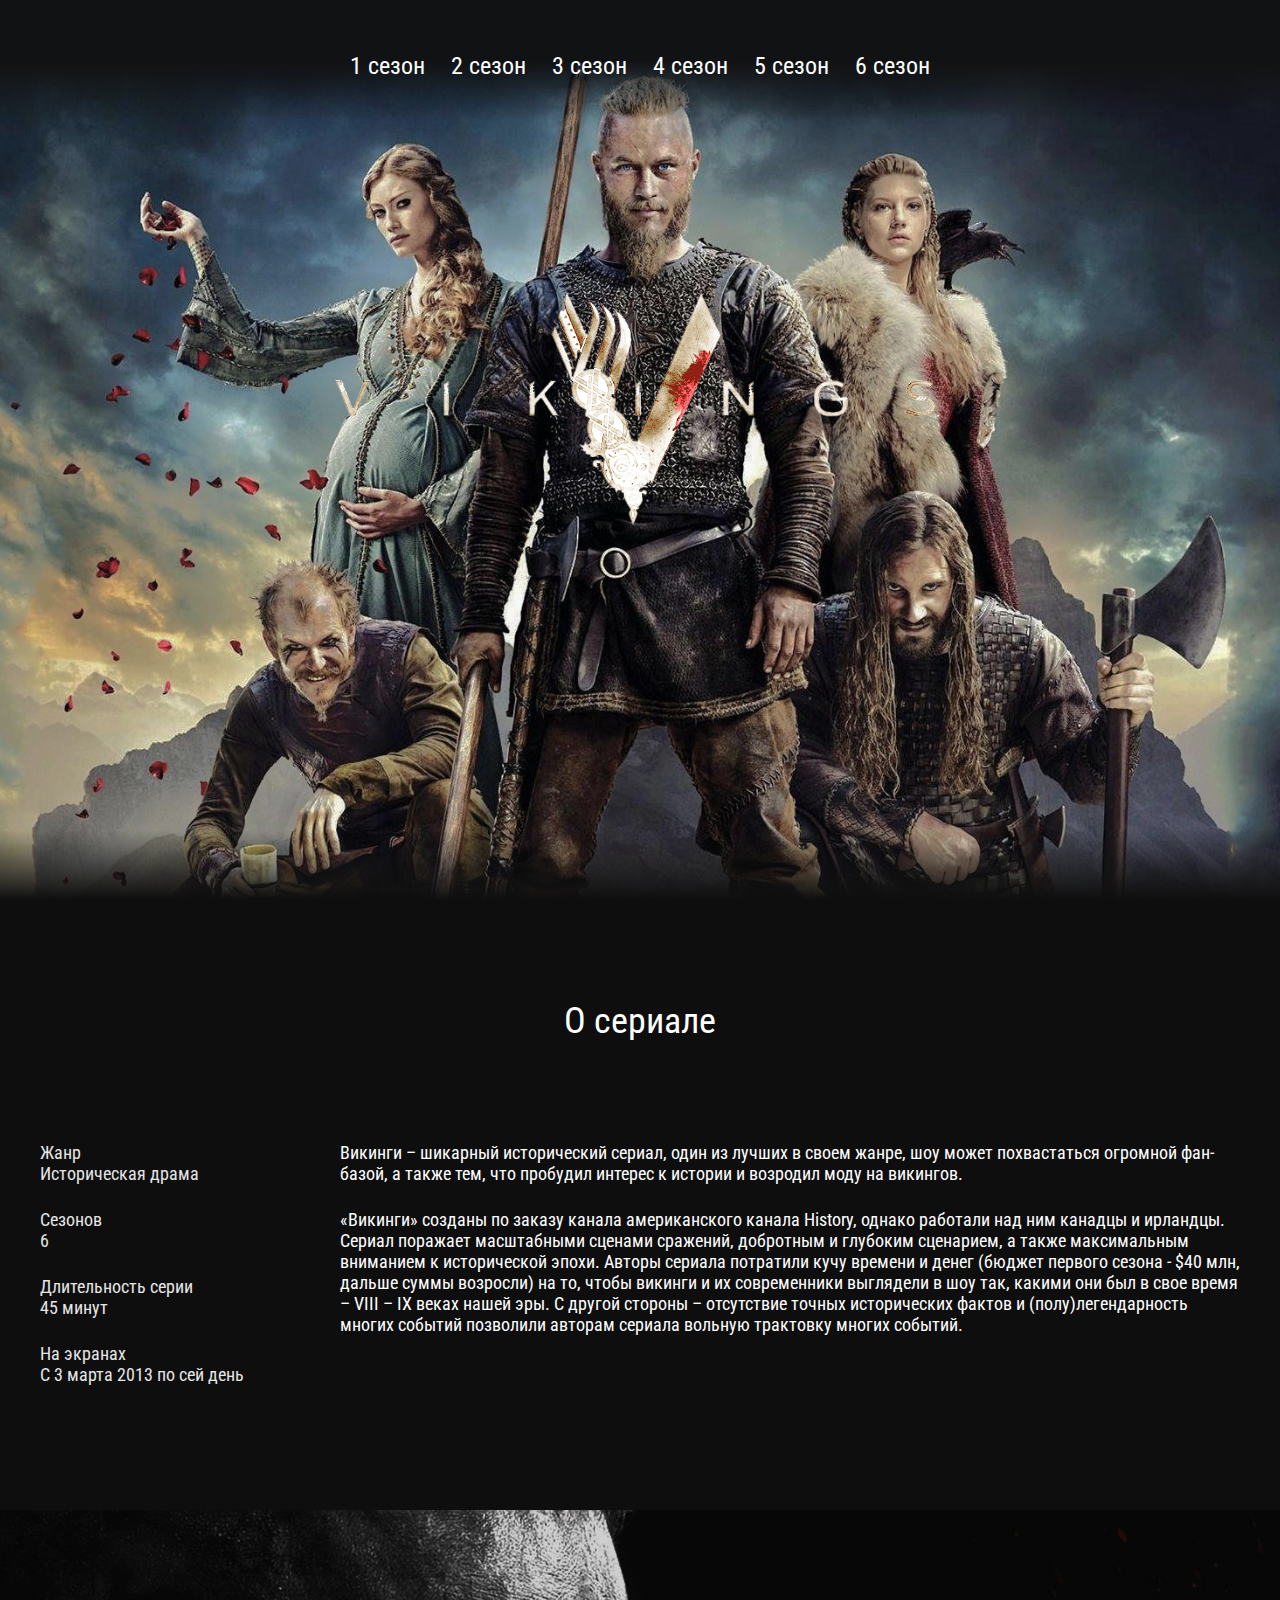
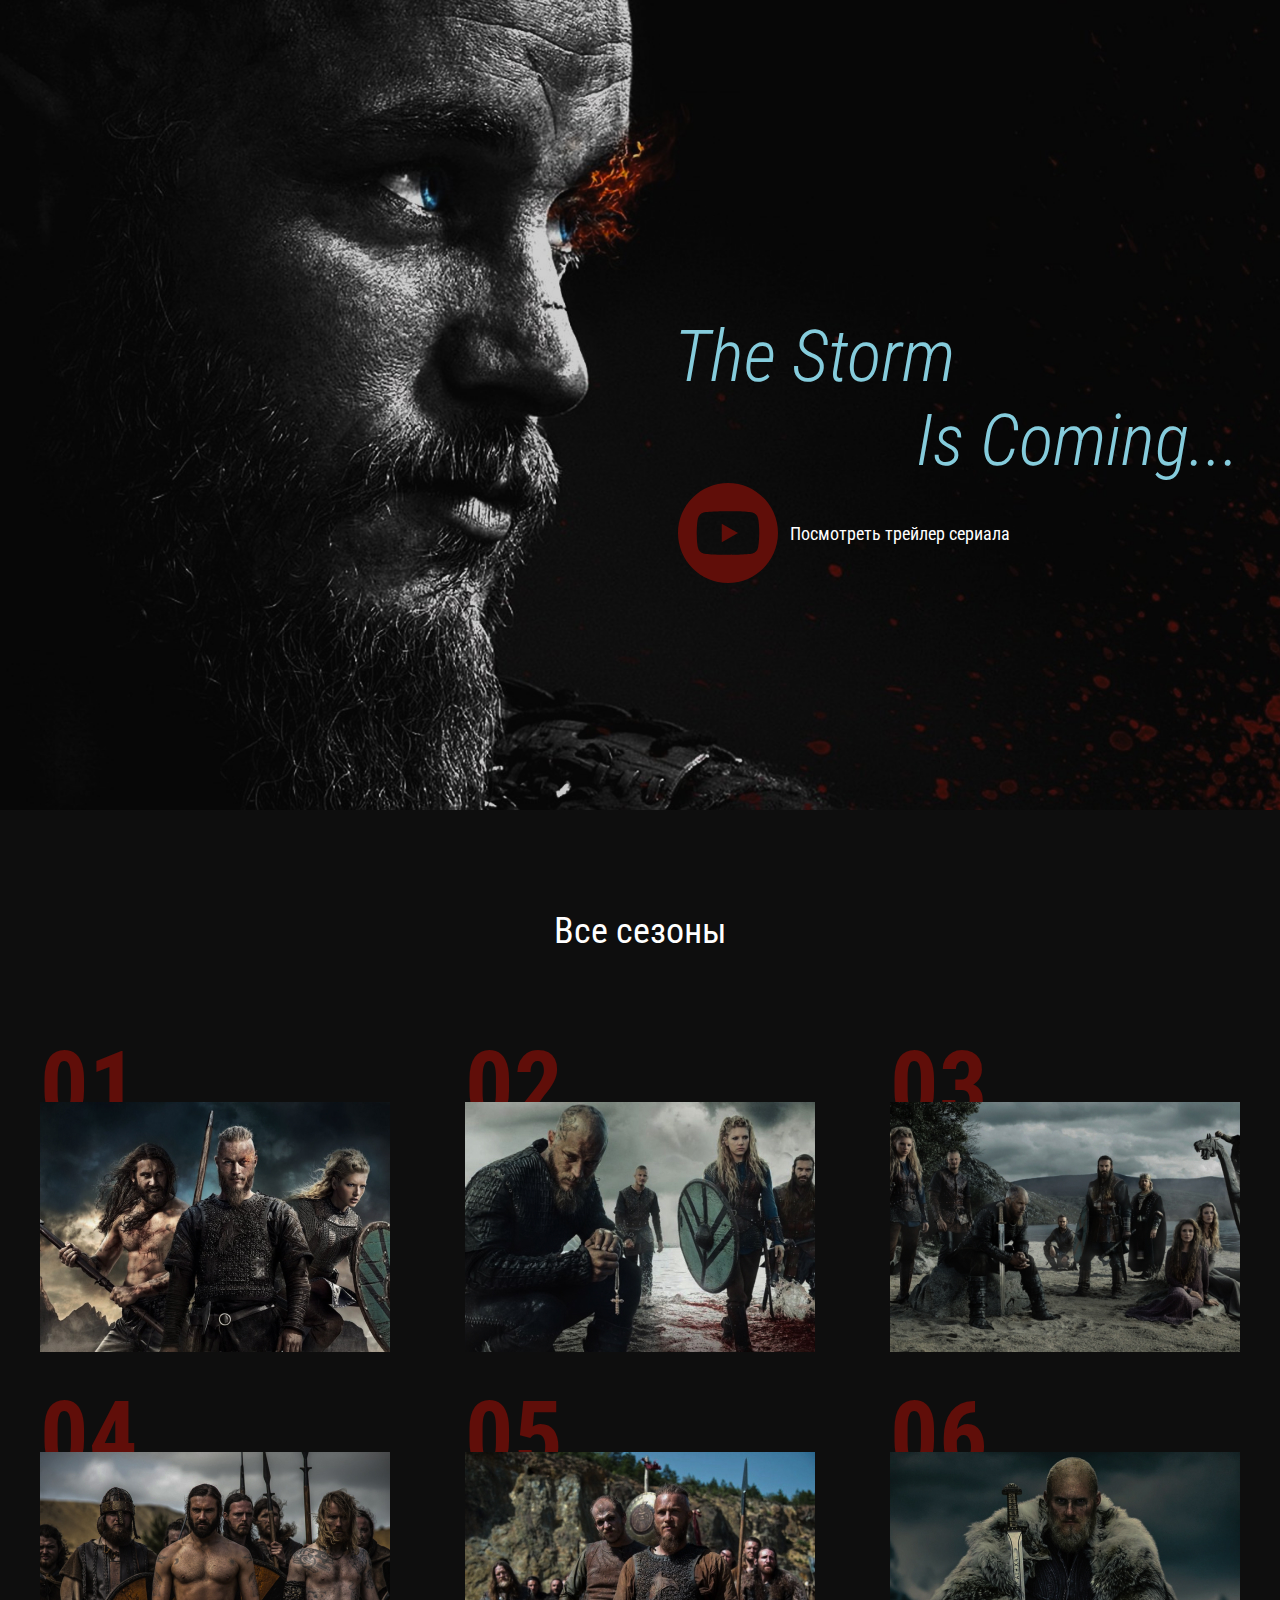
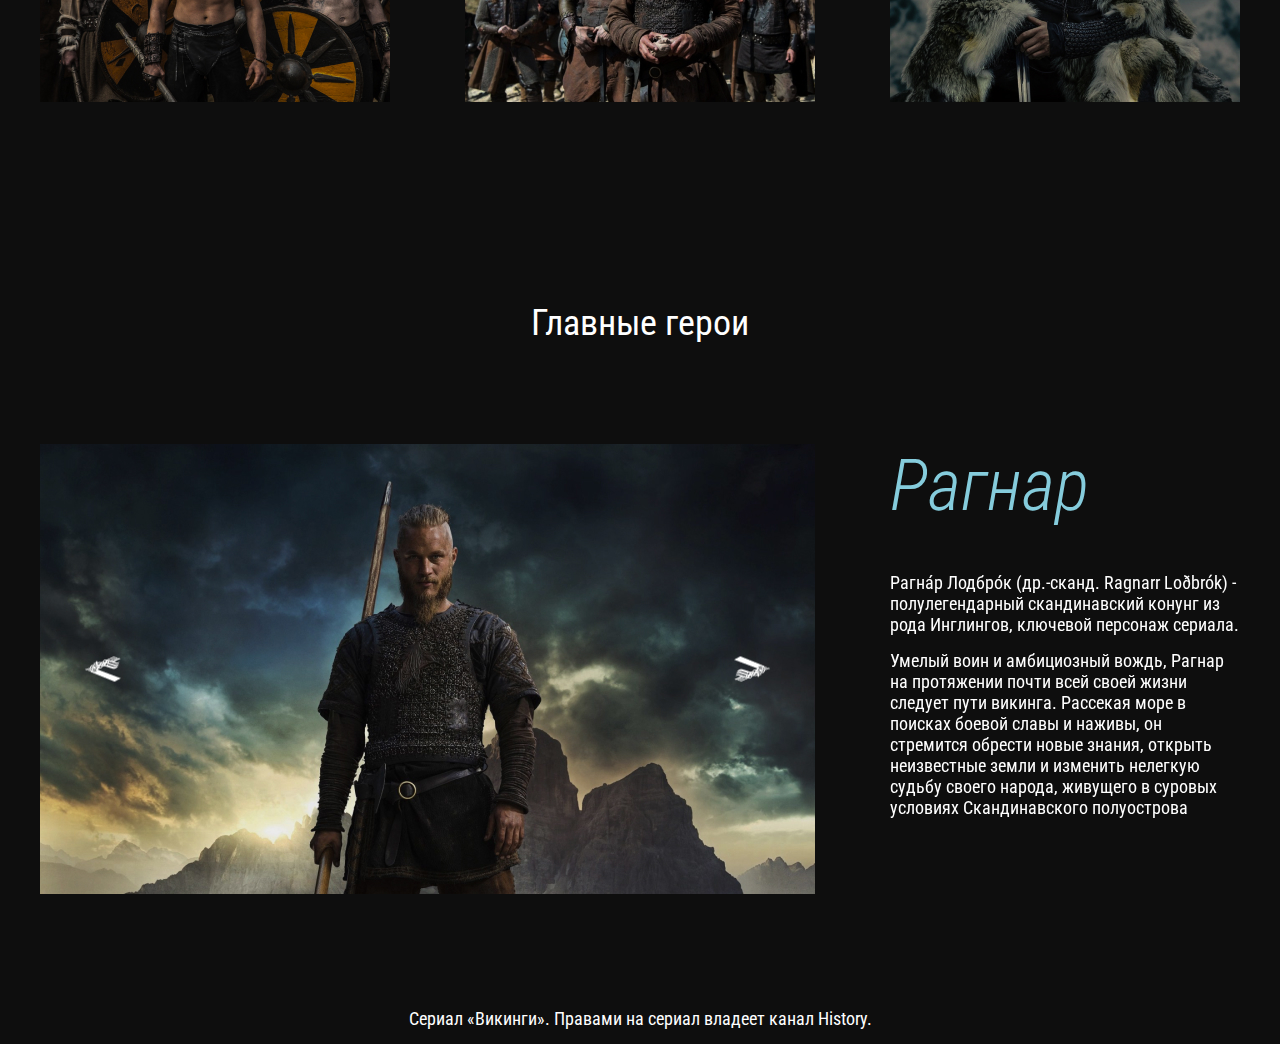
<file: all/index.html>
<!DOCTYPE html>
<html lang="ru">
  <head>
    <meta charset="UTF-8" />
    <meta http-equiv="X-UA-Compatible" content="IE=edge" />
    <meta name="viewport" content="width=device-width, initial-scale=1.0" />
    <title>Vikings</title>
    <link rel="preconnect" href="https://fonts.googleapis.com" />
    <link rel="preconnect" href="https://fonts.gstatic.com" crossorigin />
    <link
      href="https://fonts.googleapis.com/css2?family=Roboto+Condensed:ital,wght@0,400;0,700;1,300&display=swap"
      rel="stylesheet"
    />
    <link rel="stylesheet" href="css/reset.css"/>
    <link rel="stylesheet" href="css/slick.css"/>
    <link rel="stylesheet" href="css/jquery.fancybox.css"/>
    <link rel="stylesheet" href="css/main.css"/>
  </head>
  <body>
    <!-- header start -->
    <header class="header">
      <nav class="menu">
				<button class="menu__btn">
					<span></span>
				</button>
        <ul class="menu__list">
          <li class="menu__list-item">
            <a class="menu__list-link" href="season-1.html">1 сезон</a>
          </li>
          <li class="menu__list-item">
            <a class="menu__list-link">2 сезон</a>
          </li>
          <li class="menu__list-item">
            <a class="menu__list-link" href="#">3 сезон</a>
          </li>
          <li class="menu__list-item">
            <a class="menu__list-link" href="#">4 сезон</a>
          </li>
          <li class="menu__list-item">
            <a class="menu__list-link" href="#">5 сезон</a>
          </li>
          <li class="menu__list-item">
            <a class="menu__list-link" href="#">6 сезон</a>
          </li>
        </ul>
      </nav>
      <div class="logo">
        <img src="img/png/logo.png" alt="logo" class="logo__img" />
      </div>
    </header>
    <!-- header end -->

    <!-- about start -->
     <section class="about section-page"> 
      <div class="container">
        <h3 class="title">О сериале</h3>
        <div class="about__inner">
          <ul class="about-info">
            <li class="about__info-item">
              Жанр
              <span>Историческая драма</span>
            </li>
            <li class="about__info-item">
              Сезонов
              <span>6</span>
            </li>
            <li class="about__info-item">
              Длительность серии
              <span>45 минут</span>
            </li>
            <li class="about__info-item">
              На экранах
              <span>С 3 марта 2013 по сей день</span>
            </li>
          </ul>
          <div class="about__text">
            <p>
              Викинги – шикарный исторический сериал, один из лучших в своем
              жанре, шоу может похвастаться огромной фан-базой, а также тем, что
              пробудил интерес к истории и возродил моду на викингов.
            </p>
            <p>
              «Викинги» созданы по заказу канала американского канала History,
              однако работали над ним канадцы и ирландцы. Сериал поражает
              масштабными сценами сражений, добротным и глубоким сценарием, а
              также максимальным вниманием к исторической эпохи. Авторы сериала
              потратили кучу времени и денег (бюджет первого сезона - $40 млн,
              дальше суммы возросли) на то, чтобы викинги и их современники
              выглядели в шоу так, какими они был в свое время – VIII – IX веках
              нашей эры. С другой стороны – отсутствие точных исторических
              фактов и (полу)легендарность многих событий позволили авторам
              сериала вольную трактовку многих событий.
            </p>
          </div>
        </div>
      </div>
    </section>
  <!--about end-->  


     <!-- video start -->
     <section class="video">
      <div class="container">
        <h3 class="video__text">
          <span>The Storm </span>
          Is Coming...
        </h3>
        <a class="video__btn" data-fancybox href="https://www.youtube.com/watch?v=9GgxinPwAGc">Посмотреть трейлер сериала</a>
      </div>
    </section>
    <!-- video end -->

    <!-- seasons start -->
    <section class="seasons section-page">
      <div class="container">
        <h3 class="title">Все сезоны</h3>
        <ol class="seasons__inner">
          <li class="seasons__item" style="background-image: url(img/jpg/seasons-img1.jpg)">
            <a href="season-1.html" class="seasons__link">Смотреть</a>
          </li>
          <li class="seasons__item" style="background-image: url(img/jpg/seasons-img2.jpg)">
            <a href="season-2.html" class="seasons__link">Смотреть</a>
          </li>
          <li class="seasons__item"
            style="background-image: url(img/jpg/seasons-img3.jpg)">
            <a href="#" class="seasons__link">Смотреть</a>
          </li>
          <li class="seasons__item" style="background-image: url(img/jpg/seasons-img4.jpg)">
            <a href="#" class="seasons__link">Смотреть</a>
          </li>
          <li class="seasons__item" style="background-image: url(img/jpg/seasons-img5.jpg)">
            <a href="#" class="seasons__link">Смотреть</a>
          </li>
          <li class="seasons__item" style="background-image: url(img/jpg/seasons-img6.jpg)">
            <a href="#" class="seasons__link">Смотреть</a>
          </li>
        </ol>
      </div>
    </section> 
    <!-- seasons end -->

    <!-- heroes start -->
			<section class="heroes section-page">
      <div class="container">
        <h3 class="title">Главные герои</h3>
        <div class="heroes__inner">
          <div class="heroes__slider-img">
            <img
              class="heroes__images"
              src="img/jpg/heroes1.jpg"
              alt="heroes1"
            />
            <img
              class="heroes__images"
              src="img/jpg/heroes1.jpg"
              alt="heroes1"
            />
            <img
              class="heroes__images"
              src="img/jpg/heroes1.jpg"
              alt="heroes1"
            />
          </div>
          <div class="heroes__slider-text">
            <div class="heroes__text">
							<h4 class="heroes__name">Рагнар</h4>
              <p>
                Рагна́р Лодбро́к (др.-сканд. Ragnarr Loðbrók) - полулегендарный
                скандинавский конунг из рода Инглингов, ключевой персонаж
                сериала.
              </p>
              <p>Умелый воин и амбициозный вождь, Рагнар на протяжении
                почти всей своей жизни следует пути викинга. Рассекая море в
                поисках боевой славы и наживы, он стремится обрести новые
                знания, открыть неизвестные земли и изменить нелегкую судьбу
                своего народа, живущего в суровых условиях Скандинавского
                полуострова
							</p>
            </div>
            <div class="heroes__text">
							<h4 class="heroes__name">Рагнар</h4>
              <p>
                Рагна́р Лодбро́к (др.-сканд. Ragnarr Loðbrók) - полулегендарный
                скандинавский конунг из рода Инглингов, ключевой персонаж
                сериала.
              </p>
              <p>Умелый воин и амбициозный вождь, Рагнар на протяжении
                почти всей своей жизни следует пути викинга. Рассекая море в
                поисках боевой славы и наживы, он стремится обрести новые
                знания, открыть неизвестные земли и изменить нелегкую судьбу
                своего народа, живущего в суровых условиях Скандинавского
                полуострова
							</p>
            </div>
            <div class="heroes__text">
							<h4 class="heroes__name">Рагнар</h4>
              <p>
                Рагна́р Лодбро́к (др.-сканд. Ragnarr Loðbrók) - полулегендарный
                скандинавский конунг из рода Инглингов, ключевой персонаж
                сериала.
              </p>
              <p>Умелый воин и амбициозный вождь, Рагнар на протяжении
                почти всей своей жизни следует пути викинга. Рассекая море в
                поисках боевой славы и наживы, он стремится обрести новые
                знания, открыть неизвестные земли и изменить нелегкую судьбу
                своего народа, живущего в суровых условиях Скандинавского
                полуострова
							</p>
            </div>
          </div>
        </div>
      </div>
    </section> 
    <!-- heroes end -->
		<!-- footer start -->
		 <footer class="footer">
			<div class="container">
				<p class="copy">Сериал «Викинги». Правами на сериал владеет канал History.</p>
			</div>
		</footer>  
		<!-- footer end -->

    <script src="https://ajax.googleapis.com/ajax/libs/jquery/3.4.1/jquery.min.js"></script>
    <script src="js/slick.min.js"></script>
    <script src="js/jquery.fancybox.min.js"></script>
    <script src="js/add.js"></script>
  </body>
</html>
</file>
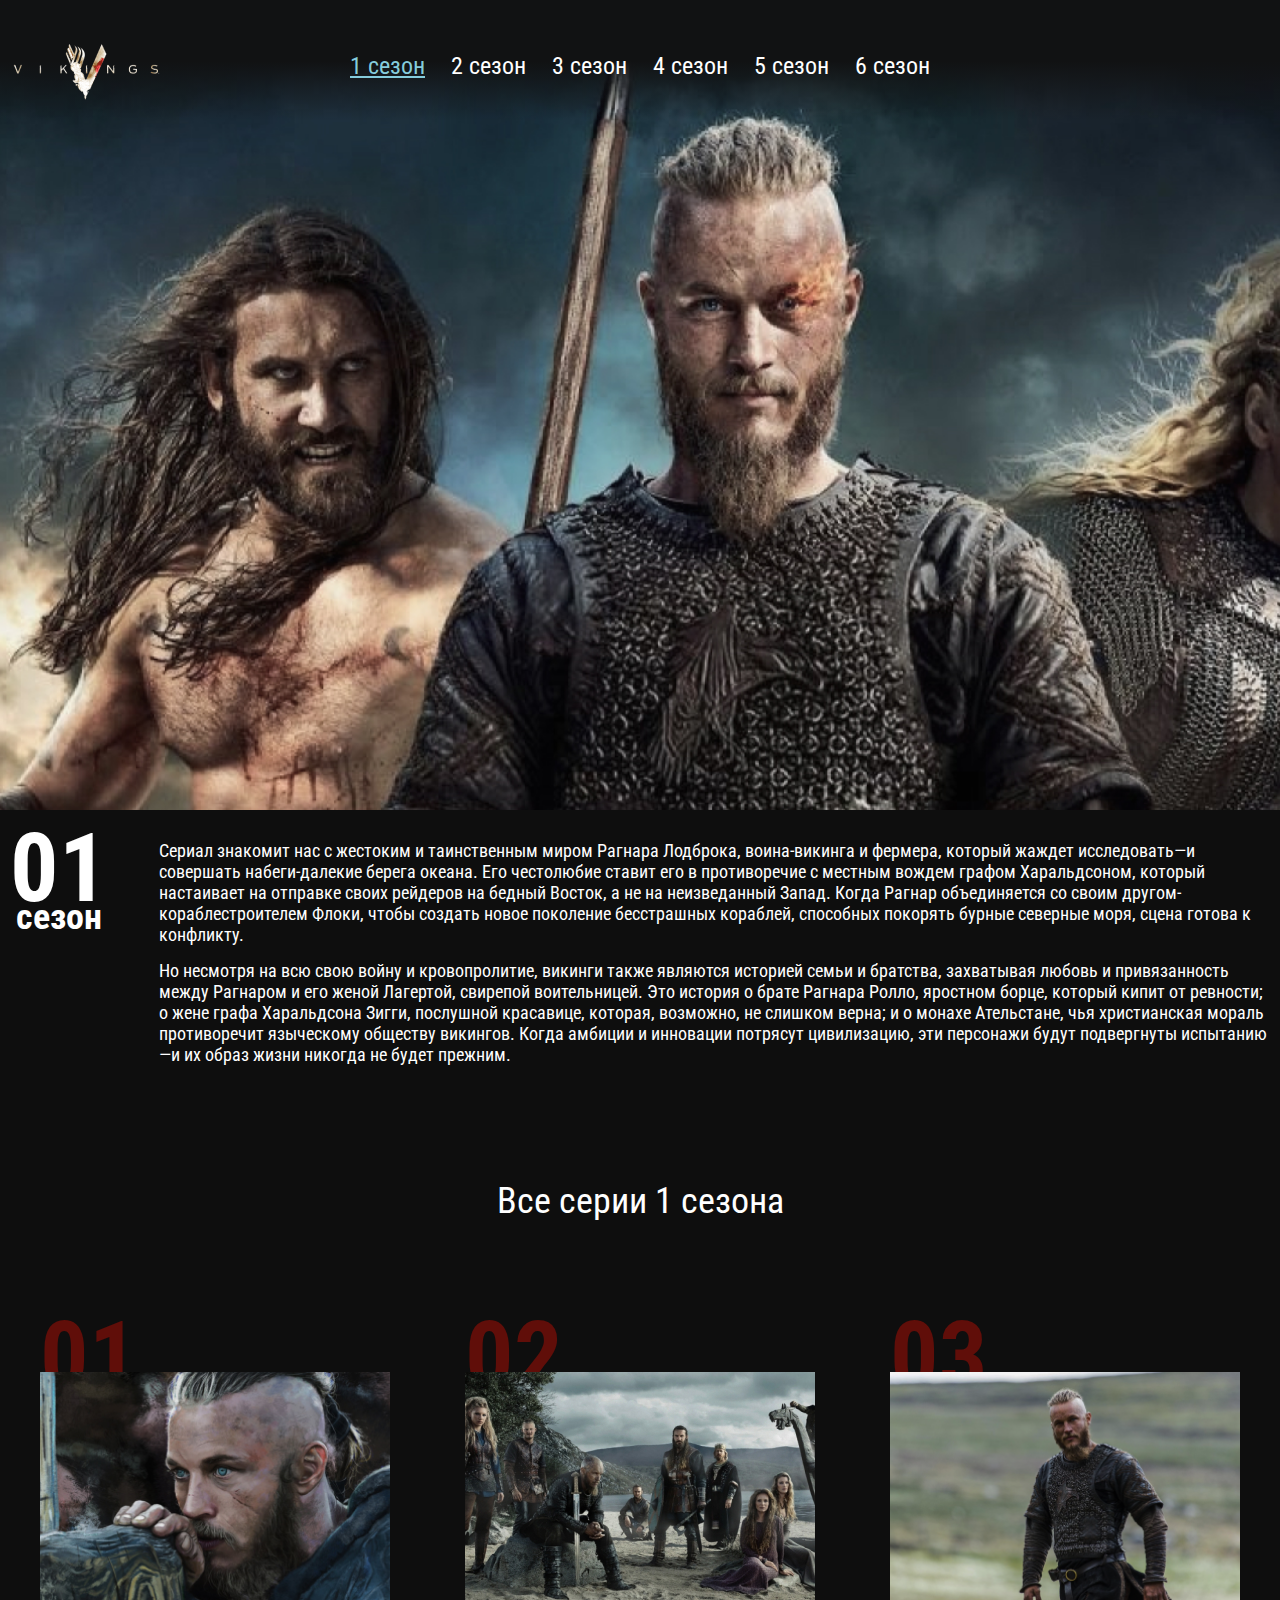
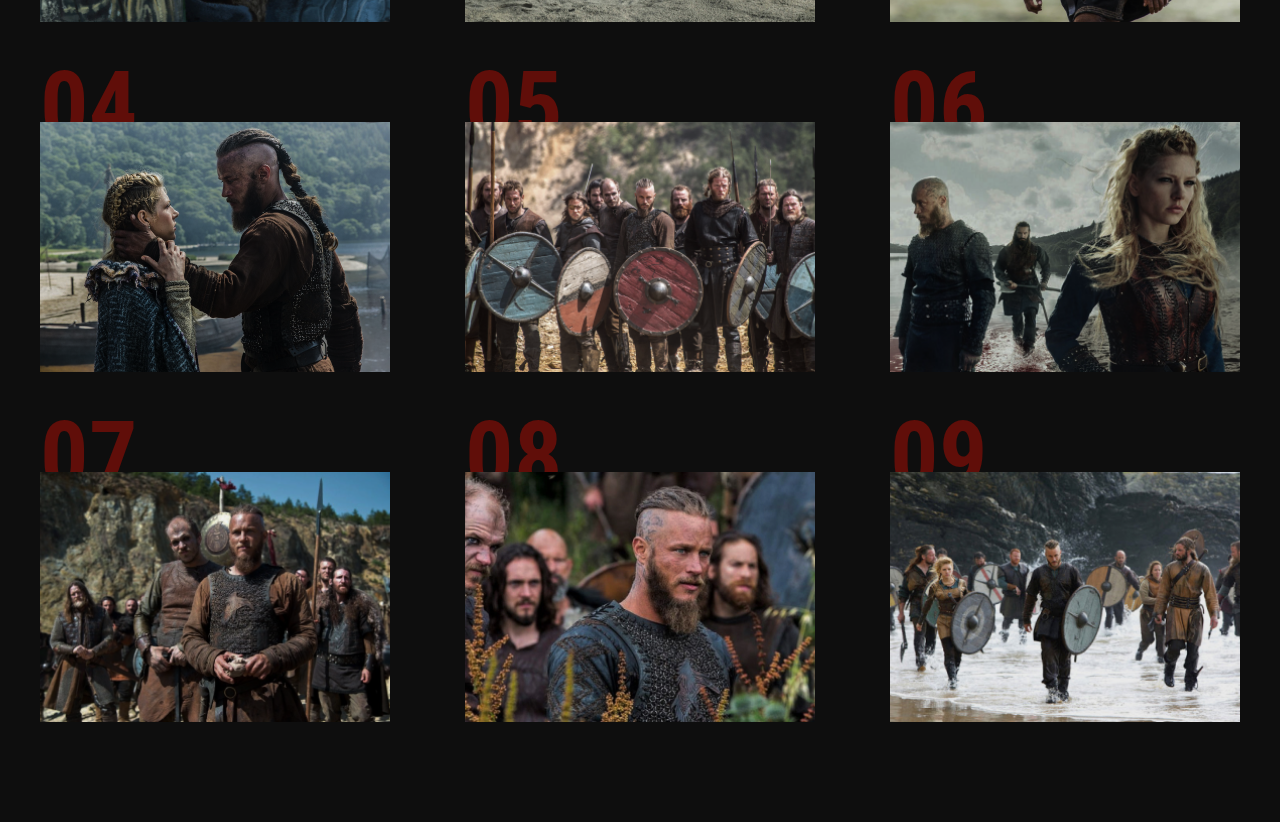
<file: all/season-1.html>
<!DOCTYPE html>
<html lang="ru">
  <head>
    <meta charset="UTF-8" />
    <meta http-equiv="X-UA-Compatible" content="IE=edge"/>
    <meta name="viewport" content="width=device-width, initial-scale=1.0"/>
    <title>Vikings-1</title>
    <link rel="preconnect" href="https://fonts.googleapis.com"/>
    <link rel="preconnect" href="https://fonts.gstatic.com" crossorigin/>
    <link href="https://fonts.googleapis.com/css2?family=Roboto+Condensed:ital,wght@0,400;0,700;1,300&display=swap" rel="stylesheet"/>
    <link rel="stylesheet" href="css/reset.css"/>
    <link rel="stylesheet" href="css/slick.css"/>
    <link rel="stylesheet" href="css/jquery.fancybox.css"/>
    <link rel="stylesheet" href="css/main.css"/>
  </head>
  <body>
		<header class="page-header">
			<nav class="menu">
				<button class="menu__btn">
					<span></span>
				</button>
				<div class="menu__container">
					<a href="index.html" class="page-logo">
						<img src="img/png/logo-2.png" alt="logo-2">
					</a>
					<ul class="menu__list">
						<li class="menu__list-item">
							<a class="menu__list-link menu__list-link--active" href="#">1 сезон</a>
						</li>
						<li class="menu__list-item">
							<a class="menu__list-link" href="#">2 сезон</a>
						</li>
						<li class="menu__list-item">
							<a class="menu__list-link" href="#">3 сезон</a>
						</li>
						<li class="menu__list-item">
							<a class="menu__list-link" href="#">4 сезон</a>
						</li>
						<li class="menu__list-item">
							<a class="menu__list-link" href="#">5 сезон</a>
						</li>
						<li class="menu__list-item">
							<a class="menu__list-link" href="#">6 сезон</a>
						</li>
					</ul>

				</div>
      </nav>
			<div class="season-info">
				<div class="season-info__num">
					01
					<span>cезон</span>
				</div>
				<div class="season-info__text">
					<p>
						Сериал знакомит нас с жестоким и таинственным миром Рагнара Лодброка, воина-викинга 
						и фермера, который жаждет исследовать—и совершать набеги-далекие берега океана.
						Его честолюбие ставит его в противоречие с местным вождем графом Харальдсоном,
						 который настаивает на отправке своих рейдеров на бедный Восток, а не на неизведанный Запад.
						 Когда Рагнар объединяется со своим другом-кораблестроителем Флоки, 
						 чтобы создать новое поколение бесстрашных кораблей, 
						 способных покорять бурные северные моря, сцена готова к конфликту.</p>
					<p>
						Но несмотря на всю свою войну и кровопролитие, викинги также являются историей семьи и братства, 
						захватывая любовь и привязанность между Рагнаром и его женой Лагертой, свирепой воительницей.
						 Это история о брате Рагнара Ролло, яростном борце, который кипит от ревности; о жене графа Харальдсона Зигги, 
						 послушной красавице, которая, возможно, не слишком верна; и о монахе Ательстане, чья христианская мораль противоречит 
						 языческому обществу викингов. Когда амбиции и инновации потрясут цивилизацию, эти персонажи будут подвергнуты испытанию—и их 
						 образ жизни никогда не будет прежним.</p>
				</div>
			</div>
			</div>
		</header>
		<section class="seasons section-page">
      <div class="container">
        <h3 class="title">Все серии 1 сезона</h3>
        <ol class="seasons__inner">
          <li class="seasons__item" style="background-image: url(img/jpg/1s.jpg)">
            <a class="seasons__link" data-fancybox="gallery" href="https://www.youtube.com/watch?v=9GgxinPwAGc?autoplay=0">Смотреть</a>
          </li>
          <li class="seasons__item" style="background-image: url(img/jpg/2s.jpg)">
            <a class="seasons__link" data-fancybox="gallery" href="https://www.youtube.com/watch?v=9GgxinPwAGc?autoplay=0">Смотреть</a>
          </li>
          <li class="seasons__item" style="background-image: url(img/jpg/3s.jpg)">
            <a class="seasons__link" data-fancybox="gallery" href="https://www.youtube.com/watch?v=9GgxinPwAGc?autoplay=0">Смотреть</a>
          </li>
          <li class="seasons__item" style="background-image: url(img/jpg/4s.jpg)">
            <a class="seasons__link" data-fancybox="gallery" href="https://www.youtube.com/watch?v=9GgxinPwAGc?autoplay=0">Смотреть</a>
          </li>
          <li class="seasons__item" style="background-image: url(img/jpg/5s.jpg)">
						<a class="seasons__link" data-fancybox="gallery" href="https://www.youtube.com/watch?v=9GgxinPwAGc?autoplay=0">Смотреть</a>
          </li>
          <li class="seasons__item" style="background-image: url(img/jpg/6s.jpg)">
            <a class="seasons__link" data-fancybox="gallery" href="https://www.youtube.com/watch?v=9GgxinPwAGc?autoplay=0">Смотреть</a>
          </li>
          <li class="seasons__item" style="background-image: url(img/jpg/7s.jpg)">
            <a class="seasons__link" data-fancybox="gallery" href="https://www.youtube.com/watch?v=9GgxinPwAGc?autoplay=0">Смотреть</a>
          </li>
          <li class="seasons__item" style="background-image: url(img/jpg/8s.jpg)">
            <a class="seasons__link" data-fancybox="gallery" href="https://www.youtube.com/watch?v=9GgxinPwAGc?autoplay=0">Смотреть</a>
          </li>
          <li class="seasons__item" style="background-image: url(img/jpg/9s.jpg)">
            <a class="seasons__link" data-fancybox="gallery" href="https://www.youtube.com/watch?v=9GgxinPwAGc?autoplay=0">Смотреть</a>
          </li>
        </ol>
      </div>
    </section>
		<script src="https://ajax.googleapis.com/ajax/libs/jquery/3.4.1/jquery.min.js"></script>
    <script src="js/slick.min.js"></script>
    <script src="js/jquery.fancybox.min.js"></script>
    <script src="js/add.js"></script>
  </body>
</html>
</file>
<file: all/css/main.css>
* {
  box-sizing: border-box;
}
body {
  background-color: #0e0e0e;
  color: #fff;
  font-weight: 400;
  font-family: "Roboto Condensed", sans-serif;
  font-size: 18px;
  line-height: normal;
}
a {
  color: inherit;
  text-decoration: none;
}
ul {
  list-style: none;
}
.container {
  max-width: 1230px;
  padding: 0 15px;
  margin: 0 auto;
}
.section-page {
  padding: 100px 0;
}
.title {
  text-align: center;
  margin-bottom: 100px;
  font-size: 36px;
  line-height: 42px;
  font-weight: 400;
}
/* header start */
.header {
  background-image: url(../img/jpg/bg.jpg);
  height: 100vh;
  background-repeat: no-repeat;
  background-size: cover;
  background-position: center 50px;
  text-align: center;
}
.header::after {
  content: "";
  position: absolute;
  height: 70px;
  bottom: 0;
  left: 0;
  width: 100%;
  background: linear-gradient(
    180deg,
    #0e0e0e 0%,
    rgba(17, 17, 17, 0.85) 16.53%,
    rgba(32, 31, 33, 0) 100%
  );
  transform: rotate(180deg);
}

.menu {
  position: relative;
  padding: 50px 0 58px;
  background: linear-gradient(
    180deg,
    #111213 0%,
    #111213 43.62%,
    rgba(32, 31, 33, 0) 86.33%
  );
}

.menu__list {
  display: flex;
  justify-content: center;
}
.menu__btn {
  display: none;
}

.menu__list-item {
  padding: 0 13px;
}
.menu__list-link {
  font-size: 36px;
  line-height: normal;
}
.menu__list-link:hover,
.menu__list-link--active {
  color: #85ccdc;
  text-decoration: underline;
}
.logo {
  padding-top: 17vh;
}
/* header end */
/* about start */
.about__inner {
  display: flex;
}
.about-info {
  width: 375px;
  margin-right: 50px;
  flex: none;
}
.about__info-item span {
  display: block;
}
.about__info-item {
  margin-bottom: 25px;
  color: #e5e5e5;
}
.about__text p {
  margin-bottom: 25px;
}
/* about end */

/* video start */

.video {
  background-image: url(../img/jpg/man.jpg);
  height: 100vh;
  background-size: cover;
  background-position: center center;
  background-repeat: no-repeat;
  text-align: right;
}
.video__text {
  font-size: 72px;
  font-style: italic;
  padding-top: 45vh;
  margin-bottom: 40px;
  color: #85ccdc;
  font-weight: 300;
  line-height: 84px;
}
.video__text span {
  display: block;
  padding-right: 285px;
}
.video__btn {
  padding-left: 112px;
  position: relative;
  margin-right: 230px;
}
.video__btn::before {
  position: absolute;
  width: 100px;
  height: 100px;
  left: 0;
  background-image: url(../img/svg/youtube.svg);
  top: -40px;
  content: "";
}
/* video end */
/* seasons start */
.seasons__inner {
  display: grid;
  grid-template-columns: repeat(auto-fill, minmax(284px, 1fr));
  grid-gap: 100px 75px;
  counter-reset: counter;
  padding-top: 50px;
}

.seasons__item {
  height: 250px;
  background-repeat: no-repeat;
  background-position: center;
  background-size: cover;
  position: relative;
  display: flex;
  justify-content: center;
  align-items: center;
}
.seasons__item:hover .seasons__link {
  opacity: 1;
}
.seasons__item:hover::after {
  content: "";
  position: absolute;
  top: 0;
  left: 0;
  right: 0;
  bottom: 0;
  background: rgba(14, 14, 14, 0.8);
}
.seasons__item::before {
  content: "0" counter(counter);
  counter-increment: counter;
  position: absolute;
  font-weight: bold;
  font-size: 96px;
  line-height: 112px;
  color: #600e09;
  left: 0;
  top: -72px;
  z-index: -1;
}
.seasons__item:nth-child(n + 10)::before {
  content: counter(counter);
}
.seasons__link {
  color: #fff;
  font-size: 36px;
  line-height: 42px;
  padding: 12px 78px 11px;
  background-color: #0e0e0e;
  opacity: 0;
  transition: all 0.3s;
  z-index: 2;
}
/* seasons end */

/* heroes start */
.heroes__inner {
  display: flex;
  justify-content: space-between;
}
.heroes__slider-img {
  max-width: 775px;
}
.heroes__slider-text {
  max-width: 350px;
}
.slick-btn {
  position: absolute;
  top: 50%;
  transform: translateY(-50%);
  border: none;
  background-color: transparent;
  z-index: 5;
  cursor: pointer;
}
.slick-prev {
  left: 38px;
}
.slick-next {
  right: 38px;
}
.heroes__name {
  color: #85ccdc;
  font-size: 72px;
  font-style: italic;
  font-weight: 300;
  line-height: 84px;
  margin-bottom: 44px;
}
.heroes__text p {
  margin-bottom: 15px;
}
/* heroes end */

/* footer start */
.copy {
  padding: 14px 0 15px;
  text-align: center;
}
/* footer end */

/* seasons-1 start*/
.page-header {
  background-image: url(../img/jpg/season-1-bg.jpg);
  background-repeat: no-repeat;
  background-size: cover;
  background-position: center center;
  text-align: center;
  height: 90vh;
  position: relative;
}
.menu__container {
  max-width: 1383px;
  margin: 0 auto;
  position: relative;
}
.page-logo {
  position: absolute;
  left: 0;
}
.season-info {
  position: absolute;
  max-width: 1383px;
  display: flex;
  padding: 30px 10px 0 10px;
  background-color: #0e0e0e;
  bottom: 0;
  left: 0;
  right: 0;
  margin: 0 auto;
}
.season-info__num {
  color: #fff;
  font-size: 96px;
  font-weight: 700;
  line-height: 56px;
  text-align: center;
  margin-right: 51px;
}
.season-info__num span {
  display: block;
  font-size: 36px;
  line-height: 42px;
}
.season-info__text p {
  margin-bottom: 15px;
  text-align: left;
}
/* seasons-1 end*/

/* start media */

@media (max-width: 1420px) {
  .page-logo {
    left: 10px;
    top: -6px;
  }
}
@media (max-width: 1366px) {
  .logo__img {
    width: 50%;
  }
  .menu__list-link {
    font-size: 24px;
    line-height: 32px;
  }
  .about-info {
    width: 250px;
  }
  .page-header {
    height: 120vh;
  }
}
@media (max-width: 1200px) {
  .heroes__inner {
    display: block;
  }
  .heroes__slider-text {
    max-width: 100%;
    padding-top: 50px;
  }
  .heroes__slider-img {
    max-width: 100%;
  }
}
@media (max-widht: 1088px) {
  .seasons__item {
    height: 340px;
  }
}
@media (max-width: 992px) {
  .page-logo {
    display: none;
  }
}
@media (max-width: 768px) {
  .about__inner {
    display: block;
  }
  .section-page {
    padding: 50px 0;
  }
  .title {
    margin-bottom: 50px;
    font-size: 28px;
    line-height: 36px;
  }
  body {
    font-size: 16px;
    line-height: 19px;
  }
  .video__text {
    font-size: 48px;
    line-height: 56px;
  }
  .video__btn {
    margin-right: 0;
    padding-left: 62px;
  }
  .video__text span {
    padding-right: 200px;
  }

  .video__btn::before {
    width: 50px;
    height: 50px;
    background-size: cover;
    top: -16px;
  }
  .seasons__inner {
    grid-gap: 80px 35px;
  }
  .slick-btn {
    display: none;
  }
  .heroes__name {
    font-size: 46px;
    line-height: 56px;
    margin-bottom: 25px;
  }
  .season-info {
    display: block;
  }
  .season-info__num {
    text-align: left;
    font-size: 50px;
    line-height: 26px;
    margin-bottom: 15px;
  }
  .season-info__num span {
    font-size: 25px;
    line-height: 32px;
  }
}
@media (max-width: 640px) {
  .menu {
    padding: 0;
    background: linear-gradient(
      180deg,
      #111213 0%,
      #111213 10%,
      rgba(32, 31, 33, 0) 86.33%
    );
    text-align: center;
  }
  .menu__list {
    display: block;
    transform: translateY(-130%);
    transition: all 0.3s;
  }
  .menu__list.menu__list--active {
    transform: translateY(0%);
    padding: 100px 0 50px;
    background: linear-gradient(
      180deg,
      #0e0e0e 0%,
      rgba(17, 17, 17, 0.85) 16.53%,
      rgba(32, 31, 33, 0) 100%
    );
  }
  .menu__list-link {
    display: block;
    padding: 10px 0;
  }
  .logo {
    padding-top: 21vh;
  }
  .page-logo {
    display: block;
    z-index: 10;
    top: 22px;
  }
  .menu__btn {
    display: block;
    width: 50px;
    height: 40px;
    cursor: pointer;
    position: absolute;
    right: 10px;
    top: 20px;
    z-index: 10;
    display: flex;
    align-items: center;
		background-color: transparent;
		border: none;
		padding: 0;
  }
  .menu__btn span {
    background-color: #fff;
    height: 5px;
		width: 100%;
  }
  .menu__btn::after,
  .menu__btn::before {
    content: "";
    width: 100%;
		height: 3px;
    background-color: #fff;
    position: absolute;
  }
	.menu__btn::after {
		bottom: 0;
		left: 0;
	}
  .menu__btn::before {
    top: 0;
    left: 0;
  }

  .page-header {
    height: 160vh;
  }
}
@media (max-width: 414px) {
  .seasons__item {
    height: 203px;
  }
}
@media (max-width: 374px) {
  .page-header {
    height: 200vh;
  }
}

/* end media */
</file>
